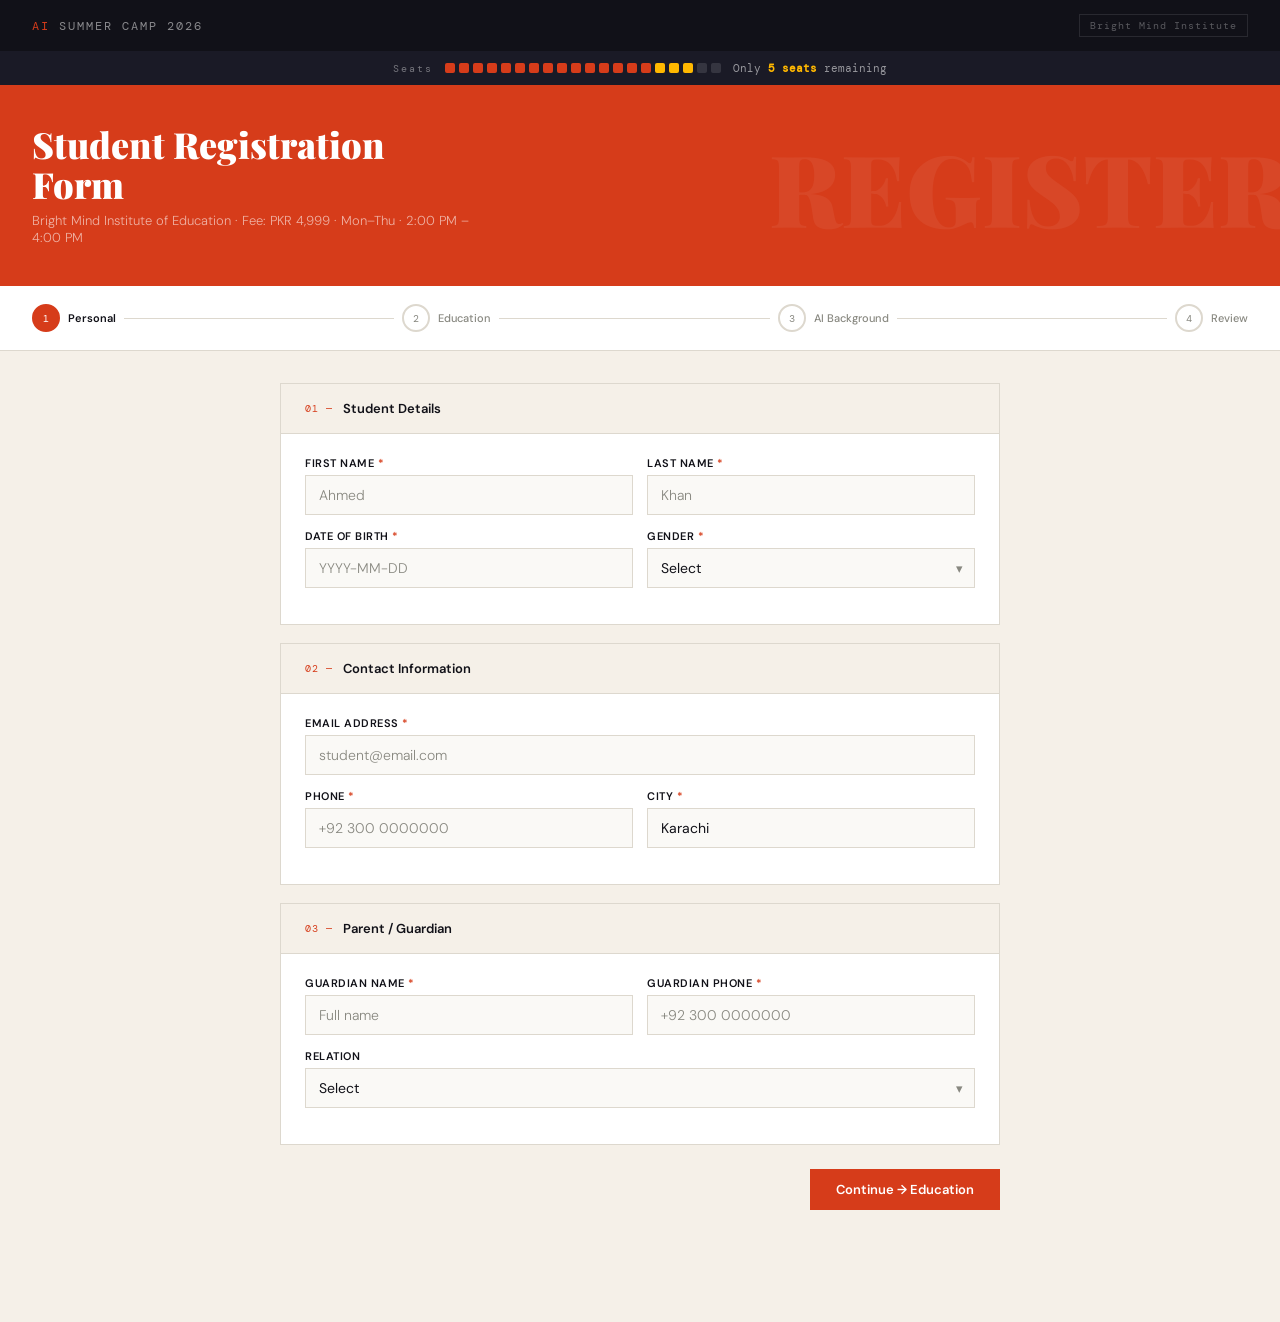
<file: apps_script_form.html>
<!DOCTYPE html>
<html lang="en">
<head>
<meta charset="UTF-8">
<meta name="viewport" content="width=device-width, initial-scale=1.0">
<title>AI Summer Camp 2026 — Registration</title>
<link href="https://fonts.googleapis.com/css2?family=Playfair+Display:wght@700;900&family=DM+Sans:opsz,wght@9..40,300;9..40,400;9..40,500;9..40,600&family=DM+Mono:wght@400;500&display=swap" rel="stylesheet">
<style>
:root {
  --bg: #f5f0e8;
  --ink: #111118;
  --red: #d63c1a;
  --red-light: #fdf0ec;
  --mid: #888880;
  --border: #ddd8ce;
  --white: #ffffff;
  --success: #1d8a6b;
}
* {
  margin: 0;
  padding: 0;
  box-sizing: border-box;
}
body {
  font-family: 'DM Sans', sans-serif;
  background: var(--bg);
  color: var(--ink);
  min-height: 100vh;
}

/* HEADER */
.site-header {
  background: var(--ink);
  padding: 14px 32px;
  display: flex;
  align-items: center;
  justify-content: space-between;
}
.logo {
  font-family: 'DM Mono', monospace;
  font-size: 12px;
  letter-spacing: 2px;
  color: rgba(255,255,255,0.5);
  text-transform: uppercase;
}
.logo span {
  color: var(--red);
}
.header-tag {
  font-family: 'DM Mono', monospace;
  font-size: 10px;
  letter-spacing: 1px;
  color: rgba(255,255,255,0.3);
  border: 1px solid rgba(255,255,255,0.1);
  padding: 4px 10px;
}

/* SEAT BAR */
.seat-bar {
  background: #1a1a26;
  padding: 10px 32px;
  display: flex;
  align-items: center;
  justify-content: center;
  gap: 12px;
  flex-wrap: wrap;
}
.seat-bar .s-label {
  font-family: 'DM Mono', monospace;
  font-size: 10px;
  letter-spacing: 2px;
  color: rgba(255,255,255,0.4);
}
.seat-dots {
  display: flex;
  gap: 4px;
}
.sd {
  width: 10px;
  height: 10px;
  border-radius: 2px;
  background: rgba(255,255,255,0.12);
}
.sd.taken {
  background: var(--red);
}
.sd.last {
  background: #ffb800;
}
.seat-bar .s-count {
  font-family: 'DM Mono', monospace;
  font-size: 11px;
  color: rgba(255,255,255,0.55);
}
.seat-bar .s-count b {
  color: #ffb800;
}

/* HERO */
.hero {
  background: var(--red);
  padding: 40px 32px;
  position: relative;
  overflow: hidden;
}
.hero::after {
  content: 'REGISTER';
  position: absolute;
  right: -10px;
  top: 50%;
  transform: translateY(-50%);
  font-family: 'Playfair Display', serif;
  font-size: 100px;
  font-weight: 900;
  color: rgba(255,255,255,0.06);
  pointer-events: none;
  white-space: nowrap;
}
.hero h1 {
  font-family: 'Playfair Display', serif;
  font-size: 36px;
  font-weight: 900;
  color: #fff;
  line-height: 1.1;
  margin-bottom: 8px;
  position: relative;
}
.hero p {
  font-size: 13px;
  color: rgba(255,255,255,0.6);
  font-weight: 300;
  position: relative;
  max-width: 440px;
}

/* PROGRESS */
.progress-wrap {
  background: var(--white);
  border-bottom: 1px solid var(--border);
  padding: 18px 32px;
  display: flex;
  gap: 8px;
  align-items: center;
}
.prog-step {
  display: flex;
  align-items: center;
  gap: 8px;
}
.prog-sep {
  flex: 1;
  height: 1px;
  background: var(--border);
  min-width: 20px;
}
.step-circle {
  width: 28px;
  height: 28px;
  border-radius: 50%;
  border: 2px solid var(--border);
  background: var(--white);
  display: flex;
  align-items: center;
  justify-content: center;
  font-family: 'DM Mono', monospace;
  font-size: 10px;
  color: var(--mid);
  flex-shrink: 0;
  transition: all 0.3s;
}
.prog-step.active .step-circle {
  background: var(--red);
  border-color: var(--red);
  color: #fff;
}
.prog-step.done .step-circle {
  background: var(--success);
  border-color: var(--success);
  color: #fff;
}
.step-lbl {
  font-size: 11px;
  font-weight: 500;
  color: var(--mid);
  white-space: nowrap;
}
.prog-step.active .step-lbl {
  color: var(--ink);
  font-weight: 600;
}
.prog-step.done .step-lbl {
  color: var(--success);
}
@media (max-width:540px) {
  .step-lbl { display: none; }
}

/* MAIN */
.main {
  max-width: 760px;
  margin: 32px auto;
  padding: 0 20px 80px;
}
.step-panel {
  display: none;
}
.step-panel.active {
  display: block;
}

/* FORM SECTIONS */
.fsec {
  background: var(--white);
  border: 1px solid var(--border);
  margin-bottom: 18px;
}
.fsec-head {
  padding: 16px 24px;
  border-bottom: 1px solid var(--border);
  background: var(--bg);
  display: flex;
  align-items: center;
  gap: 10px;
}
.fsec-num {
  font-family: 'DM Mono', monospace;
  font-size: 10px;
  color: var(--red);
  letter-spacing: 1px;
}
.fsec-title {
  font-size: 13px;
  font-weight: 600;
  color: var(--ink);
}
.fsec-body {
  padding: 22px 24px;
}

/* FIELDS */
.frow {
  display: grid;
  gap: 14px;
  margin-bottom: 14px;
}
.frow.two {
  grid-template-columns: 1fr 1fr;
}
.frow.one {
  grid-template-columns: 1fr;
}
@media (max-width:520px) {
  .frow.two { grid-template-columns: 1fr; }
}
.fg {
  display: flex;
  flex-direction: column;
  gap: 5px;
}
label.fl {
  font-size: 11px;
  font-weight: 600;
  color: var(--ink);
  letter-spacing: 0.5px;
  text-transform: uppercase;
}
label.fl .req {
  color: var(--red);
}
input[type=text], input[type=email], input[type=tel], input[type=number], select, textarea {
  width: 100%;
  padding: 10px 13px;
  border: 1.5px solid var(--border);
  font-family: 'DM Sans', sans-serif;
  font-size: 14px;
  color: var(--ink);
  background: #faf9f6;
  outline: none;
  transition: border-color 0.2s;
  -webkit-appearance: none;
  appearance: none;
}
input:focus, select:focus, textarea:focus {
  border-color: var(--red);
  background: var(--white);
}
input::placeholder, textarea::placeholder {
  color: var(--mid);
  font-weight: 300;
}
textarea {
  resize: vertical;
  min-height: 88px;
  line-height: 1.6;
}
.sel-wrap {
  position: relative;
}
.sel-wrap::after {
  content: '▾';
  position: absolute;
  right: 12px;
  top: 50%;
  transform: translateY(-50%);
  color: var(--mid);
  font-size: 13px;
  pointer-events: none;
}
select {
  padding-right: 32px;
  cursor: pointer;
}

/* OPTION BUTTONS */
.opt-grid {
  display: grid;
  grid-template-columns: repeat(auto-fill, minmax(170px, 1fr));
  gap: 8px;
}
.opt-btn {
  display: flex;
  align-items: center;
  gap: 10px;
  padding: 10px 13px;
  border: 1.5px solid var(--border);
  background: #faf9f6;
  cursor: pointer;
  transition: all 0.2s;
  text-align: left;
  font-family: 'DM Sans', sans-serif;
  font-size: 13px;
  color: var(--ink);
}
.opt-btn:hover {
  border-color: var(--red);
  background: var(--red-light);
}
.opt-btn.selected {
  border-color: var(--red);
  background: var(--red-light);
}
.opt-dot {
  width: 14px;
  height: 14px;
  border-radius: 50%;
  border: 2px solid var(--border);
  flex-shrink: 0;
  transition: all 0.2s;
  display: flex;
  align-items: center;
  justify-content: center;
}
.opt-btn.selected .opt-dot {
  border-color: var(--red);
  background: var(--red);
}
.opt-btn.selected .opt-dot::after {
  content: '';
  display: block;
  width: 4px;
  height: 4px;
  border-radius: 50%;
  background: #fff;
}
.chk-btn .opt-dot {
  border-radius: 3px;
}
.chk-btn.selected .opt-dot::after {
  content: '✓';
  width: auto;
  height: auto;
  font-size: 8px;
  font-weight: 700;
  border-radius: 0;
  background: transparent;
  color: #fff;
}

/* INFO BOX */
.info-box {
  background: #fdf0ec;
  border-left: 3px solid var(--red);
  padding: 13px 16px;
  margin-bottom: 18px;
  font-size: 13px;
  line-height: 1.6;
}
.info-box b {
  color: var(--red);
}

/* REVIEW */
.rv-grid {
  display: grid;
  grid-template-columns: 1fr 1fr;
  gap: 10px;
}
@media (max-width:500px) {
  .rv-grid { grid-template-columns: 1fr; }
}
.rv-item {
  background: var(--bg);
  padding: 12px 14px;
}
.rv-lbl {
  font-size: 10px;
  font-weight: 600;
  text-transform: uppercase;
  letter-spacing: 1px;
  color: var(--mid);
  margin-bottom: 3px;
}
.rv-val {
  font-size: 14px;
  color: var(--ink);
}

/* BUTTONS */
.nav-row {
  display: flex;
  justify-content: space-between;
  align-items: center;
  margin-top: 24px;
}
.btn {
  padding: 12px 26px;
  font-family: 'DM Sans', sans-serif;
  font-size: 13px;
  font-weight: 600;
  border: none;
  cursor: pointer;
  transition: all 0.2s;
}
.btn-primary {
  background: var(--red);
  color: #fff;
}
.btn-primary:hover {
  background: #c03418;
}
.btn-primary:disabled {
  opacity: 0.6;
  cursor: not-allowed;
}
.btn-secondary {
  background: transparent;
  color: var(--mid);
  border: 1.5px solid var(--border);
}
.btn-secondary:hover {
  color: var(--ink);
  border-color: #999;
}
.btn-lg {
  padding: 15px 36px;
  font-size: 13px;
  letter-spacing: 1px;
  text-transform: uppercase;
}

/* ERROR BOX */
.err-box {
  background: #fff0f0;
  border: 1px solid #f5c6c6;
  padding: 12px 16px;
  color: #c0392b;
  font-size: 13px;
  margin-top: 12px;
  display: none;
  border-left: 3px solid var(--red);
}

/* LOADING */
.loading-overlay {
  display: none;
  position: fixed;
  inset: 0;
  background: rgba(255,255,255,0.9);
  z-index: 999;
  align-items: center;
  justify-content: center;
  flex-direction: column;
  gap: 16px;
}
.loading-overlay.show {
  display: flex;
}
.spinner {
  width: 40px;
  height: 40px;
  border: 3px solid var(--border);
  border-top-color: var(--red);
  border-radius: 50%;
  animation: spin 0.7s linear infinite;
}
@keyframes spin {
  to { transform: rotate(360deg); }
}
.loading-txt {
  font-size: 14px;
  color: var(--mid);
  font-weight: 500;
}

/* SUCCESS */
.success-page {
  display: none;
  text-align: center;
  padding: 60px 24px;
  background: var(--white);
  border: 1px solid var(--border);
}
.success-icon {
  width: 72px;
  height: 72px;
  background: var(--success);
  border-radius: 50%;
  display: flex;
  align-items: center;
  justify-content: center;
  margin: 0 auto 20px;
  font-size: 30px;
  color: #fff;
}
.success-page h2 {
  font-family: 'Playfair Display', serif;
  font-size: 30px;
  font-weight: 900;
  margin-bottom: 10px;
}
.success-page p {
  font-size: 14px;
  color: var(--mid);
  line-height: 1.7;
  max-width: 400px;
  margin: 0 auto 20px;
}
.ref-box {
  font-family: 'DM Mono', monospace;
  font-size: 13px;
  color: var(--white);
  background: var(--ink);
  border: 1px solid rgba(17,17,24,0.2);
  display: inline-block;
  padding: 10px 24px;
  letter-spacing: 2px;
  font-weight: bold;
}

/* CONNECTION ERROR */
.conn-err {
  background: #fff0f0;
  border: 1px solid #f5c6c6;
  border-left: 4px solid var(--red);
  padding: 16px 20px;
  margin-top: 16px;
  display: none;
}
.conn-err h4 {
  color: var(--red);
  font-size: 13px;
  margin-bottom: 6px;
}
.conn-err p {
  font-size: 12px;
  color: var(--mid);
  line-height: 1.6;
}
</style>
</head>
<body>

<!-- LOADING -->
<div class="loading-overlay" id="loading">
  <div class="spinner"></div>
  <div class="loading-txt">Saving your registration...</div>
</div>

<!-- HEADER -->
<header class="site-header">
  <div class="logo"><span>AI</span> Summer Camp 2026</div>
  <div class="header-tag">Bright Mind Institute</div>
</header>

<!-- SEAT BAR -->
<div class="seat-bar">
  <span class="s-label">Seats</span>
  <div class="seat-dots">
    <div class="sd taken"></div><div class="sd taken"></div><div class="sd taken"></div>
    <div class="sd taken"></div><div class="sd taken"></div><div class="sd taken"></div>
    <div class="sd taken"></div><div class="sd taken"></div><div class="sd taken"></div>
    <div class="sd taken"></div><div class="sd taken"></div><div class="sd taken"></div>
    <div class="sd taken"></div><div class="sd taken"></div><div class="sd taken"></div>
    <div class="sd last"></div><div class="sd last"></div><div class="sd last"></div>
    <div class="sd"></div><div class="sd"></div>
  </div>
  <span class="s-count">Only <b>5 seats</b> remaining</span>
</div>

<!-- HERO -->
<div class="hero">
  <h1>Student Registration<br>Form</h1>
  <p>Bright Mind Institute of Education · Fee: PKR 4,999 · Mon–Thu · 2:00 PM – 4:00 PM</p>
</div>

<!-- PROGRESS -->
<div class="progress-wrap">
  <div class="prog-step active" id="prog-1">
    <div class="step-circle">1</div>
    <span class="step-lbl">Personal</span>
  </div>
  <div class="prog-sep"></div>
  <div class="prog-step" id="prog-2">
    <div class="step-circle">2</div>
    <span class="step-lbl">Education</span>
  </div>
  <div class="prog-sep"></div>
  <div class="prog-step" id="prog-3">
    <div class="step-circle">3</div>
    <span class="step-lbl">AI Background</span>
  </div>
  <div class="prog-sep"></div>
  <div class="prog-step" id="prog-4">
    <div class="step-circle">4</div>
    <span class="step-lbl">Review</span>
  </div>
</div>

<!-- MAIN -->
<div class="main">

  <!-- STEP 1 -->
  <div class="step-panel active" id="step-1">
    <div class="fsec">
      <div class="fsec-head"><span class="fsec-num">01 —</span><span class="fsec-title">Student Details</span></div>
      <div class="fsec-body">
        <div class="frow two">
          <div class="fg"><label class="fl">First Name <span class="req">*</span></label><input type="text" id="fname" placeholder="Ahmed"></div>
          <div class="fg"><label class="fl">Last Name <span class="req">*</span></label><input type="text" id="lname" placeholder="Khan"></div>
        </div>
        <div class="frow two">
          <div class="fg"><label class="fl">Date of Birth <span class="req">*</span></label><input type="text" id="dob" placeholder="YYYY-MM-DD"></div>
          <div class="fg"><label class="fl">Gender <span class="req">*</span></label>
            <div class="sel-wrap"><select id="gender"><option value="">Select</option><option>Male</option><option>Female</option><option>Prefer not to say</option></select></div>
          </div>
        </div>
      </div>
    </div>

    <div class="fsec">
      <div class="fsec-head"><span class="fsec-num">02 —</span><span class="fsec-title">Contact Information</span></div>
      <div class="fsec-body">
        <div class="frow one">
          <div class="fg"><label class="fl">Email Address <span class="req">*</span></label><input type="email" id="email" placeholder="student@email.com"></div>
        </div>
        <div class="frow two">
          <div class="fg"><label class="fl">Phone <span class="req">*</span></label><input type="tel" id="phone" placeholder="+92 300 0000000"></div>
          <div class="fg"><label class="fl">City <span class="req">*</span></label><input type="text" id="city" value="Karachi" placeholder="Karachi"></div>
        </div>
      </div>
    </div>

    <div class="fsec">
      <div class="fsec-head"><span class="fsec-num">03 —</span><span class="fsec-title">Parent / Guardian</span></div>
      <div class="fsec-body">
        <div class="frow two">
          <div class="fg"><label class="fl">Guardian Name <span class="req">*</span></label><input type="text" id="gname" placeholder="Full name"></div>
          <div class="fg"><label class="fl">Guardian Phone <span class="req">*</span></label><input type="tel" id="gphone" placeholder="+92 300 0000000"></div>
        </div>
        <div class="frow one">
          <div class="fg"><label class="fl">Relation</label>
            <div class="sel-wrap"><select id="relation"><option value="">Select</option><option>Father</option><option>Mother</option><option>Guardian</option><option>Other</option></select></div>
          </div>
        </div>
      </div>
    </div>
    <div class="err-box" id="err-1">Please fill all required fields before continuing.</div>
    <div class="nav-row">
      <div></div>
      <button type="button" class="btn btn-primary" onclick="nextStep(1)">Continue → Education</button>
    </div>
  </div>

  <!-- STEP 2 -->
  <div class="step-panel" id="step-2">
    <div class="fsec">
      <div class="fsec-head"><span class="fsec-num">04 —</span><span class="fsec-title">Education Details</span></div>
      <div class="fsec-body">
        <div class="frow two">
          <div class="fg"><label class="fl">School / Institution <span class="req">*</span></label><input type="text" id="school" placeholder="School name"></div>
          <div class="fg"><label class="fl">Current Grade <span class="req">*</span></label>
            <div class="sel-wrap"><select id="grade">
              <option value="">Select grade</option>
              <option>Grade 8</option><option>Grade 9</option>
              <option>Grade 10 (O-Levels)</option>
              <option>Grade 11 (A-Levels / FSC 1)</option>
              <option>Grade 12 (A-Levels / FSC 2)</option>
              <option>University — Year 1</option>
              <option>University — Year 2</option>
              <option>University — Year 3+</option>
            </select></div>
          </div>
        </div>
        <div class="frow two">
          <div class="fg"><label class="fl">Academic Stream</label>
            <div class="sel-wrap"><select id="stream"><option value="">Select</option><option>Science</option><option>Commerce</option><option>Arts / Humanities</option><option>Computer Science</option><option>Engineering</option><option>Other</option></select></div>
          </div>
          <div class="fg"><label class="fl">Graduation Year</label><input type="number" id="gradyear" placeholder="e.g. 2026" min="2025" max="2032"></div>
        </div>
      </div>
    </div>

    <div class="fsec">
      <div class="fsec-head"><span class="fsec-num">05 —</span><span class="fsec-title">How did you hear about us?</span></div>
      <div class="fsec-body">
        <div class="opt-grid">
          <button type="button" class="opt-btn chk-btn" onclick="toggleOpt(this,'source')"><div class="opt-dot"></div>Social Media</button>
          <button type="button" class="opt-btn chk-btn" onclick="toggleOpt(this,'source')"><div class="opt-dot"></div>Friend / Family</button>
          <button type="button" class="opt-btn chk-btn" onclick="toggleOpt(this,'source')"><div class="opt-dot"></div>School Teacher</button>
          <button type="button" class="opt-btn chk-btn" onclick="toggleOpt(this,'source')"><div class="opt-dot"></div>Flyer / Poster</button>
          <button type="button" class="opt-btn chk-btn" onclick="toggleOpt(this,'source')"><div class="opt-dot"></div>WhatsApp</button>
          <button type="button" class="opt-btn chk-btn" onclick="toggleOpt(this,'source')"><div class="opt-dot"></div>Other</button>
        </div>
      </div>
    </div>
    <div class="err-box" id="err-2">Please enter School name and Grade before continuing.</div>
    <div class="nav-row">
      <button type="button" class="btn btn-secondary" onclick="goToStep(1)">← Back</button>
      <button type="button" class="btn btn-primary" onclick="nextStep(2)">Continue → AI Background</button>
    </div>
  </div>

  <!-- STEP 3 -->
  <div class="step-panel" id="step-3">
    <div class="fsec">
      <div class="fsec-head"><span class="fsec-num">06 —</span><span class="fsec-title">Your AI Experience</span></div>
      <div class="fsec-body">
        <div class="opt-grid" id="ailevel-grid">
          <button type="button" class="opt-btn" onclick="selectOpt(this,'ailevel-grid','ailevel')"><div class="opt-dot"></div>Complete Beginner</button>
          <button type="button" class="opt-btn" onclick="selectOpt(this,'ailevel-grid','ailevel')"><div class="opt-dot"></div>Used ChatGPT a bit</button>
          <button type="button" class="opt-btn" onclick="selectOpt(this,'ailevel-grid','ailevel')"><div class="opt-dot"></div>Regular AI User</button>
          <button type="button" class="opt-btn" onclick="selectOpt(this,'ailevel-grid','ailevel')"><div class="opt-dot"></div>Advanced User</button>
        </div>
      </div>
    </div>

    <div class="fsec">
      <div class="fsec-head"><span class="fsec-num">07 —</span><span class="fsec-title">Topics of Interest</span></div>
      <div class="fsec-body">
        <div class="opt-grid">
          <button type="button" class="opt-btn chk-btn" onclick="toggleOpt(this,'interest')"><div class="opt-dot"></div>How AI Thinks</button>
          <button type="button" class="opt-btn chk-btn" onclick="toggleOpt(this,'interest')"><div class="opt-dot"></div>Prompt Engineering</button>
          <button type="button" class="opt-btn chk-btn" onclick="toggleOpt(this,'interest')"><div class="opt-dot"></div>AI Automation</button>
          <button type="button" class="opt-btn chk-btn" onclick="toggleOpt(this,'interest')"><div class="opt-dot"></div>AI Ethics</button>
          <button type="button" class="opt-btn chk-btn" onclick="toggleOpt(this,'interest')"><div class="opt-dot"></div>AI Careers</button>
          <button type="button" class="opt-btn chk-btn" onclick="toggleOpt(this,'interest')"><div class="opt-dot"></div>Building Projects</button>
        </div>
      </div>
    </div>

    <div class="fsec">
      <div class="fsec-head"><span class="fsec-num">08 —</span><span class="fsec-title">Why do you want to join?</span></div>
      <div class="fsec-body">
        <div class="fg">
          <label class="fl">Motivation <span class="req">*</span></label>
          <textarea id="motivation" placeholder="Tell us in 2–3 sentences why you want to join AI Summer Camp..."></textarea>
        </div>
      </div>
    </div>
    <div class="err-box" id="err-3">Please select your AI experience level and write your motivation.</div>
    <div class="nav-row">
      <button type="button" class="btn btn-secondary" onclick="goToStep(2)">← Back</button>
      <button type="button" class="btn btn-primary" onclick="nextStep(3)">Continue → Review</button>
    </div>
  </div>

  <!-- STEP 4 — REVIEW -->
  <div class="step-panel" id="step-4">
    <div class="info-box">Please review carefully. <b>You cannot edit after submitting.</b></div>
    <div class="fsec">
      <div class="fsec-head"><span class="fsec-num">Review —</span><span class="fsec-title">Your Application Summary</span></div>
      <div class="fsec-body">
        <div class="rv-grid" id="review-grid"></div>
      </div>
    </div>
    <div class="fsec">
      <div class="fsec-head"><span class="fsec-num">09 —</span><span class="fsec-title">Declaration</span></div>
      <div class="fsec-body">
        <div style="display:flex;flex-direction:column;gap:8px;">
          <button type="button" class="opt-btn chk-btn" id="decl1" onclick="this.classList.toggle('selected')">
            <div class="opt-dot"></div>
            <span style="font-size:12px;">I confirm all information provided is accurate and complete.</span>
          </button>
          <button type="button" class="opt-btn chk-btn" id="decl2" onclick="this.classList.toggle('selected')">
            <div class="opt-dot"></div>
            <span style="font-size:12px;">I agree to abide by the AI Summer Camp 2026 code of conduct.</span>
          </button>
        </div>
      </div>
    </div>
    <div class="err-box" id="err-4">Please check both declaration boxes before submitting.</div>
    <div class="conn-err" id="conn-err">
      <h4>⚠ Connection Error</h4>
      <p>Could not connect to the server. Please check your internet connection and try again. If the problem continues, contact us on WhatsApp: <b>+92 310 2310119</b></p>
    </div>
    <div class="nav-row">
      <button type="button" class="btn btn-secondary" onclick="goToStep(3)">← Back</button>
      <button type="button" class="btn btn-primary btn-lg" id="submit-btn" onclick="submitForm()">Submit Application ✓</button>
    </div>
  </div>

  <!-- SUCCESS -->
  <div class="success-page" id="success-page">
    <div class="success-icon">✓</div>
    <h2>Registration Submitted!</h2>
    <p>Your application has been received and saved. We have automatically emailed you a confirmation message. We will contact you on WhatsApp within 24 hours.<br><br>
    <b>WhatsApp: +92 310 2310119</b><br>
    Bright Mind Institute of Education</p>
    <div class="ref-box" id="ref-num">REF # AISC-2026-0001</div>
    <p style="margin-top:14px;font-size:12px;color:var(--mid);">Confirmation sent to <b id="conf-email"></b></p>
  </div>

</div>

<script>
// ── Google Apps Script Web App Deployment URL ───────────────────────
// PASTE YOUR GOOGLE APPS SCRIPT WEB APP URL HERE:
var GAS_URL = "https://script.google.com/macros/s/AKfycbzZMdrRB0RujSNRUl1oRu6GJgjzg923bCjohbiNMum63XtYC6Sulq8b7xnc5r1eF1Ij/exec";

// ── Form data object ───────────────────────────────────────────────
var fd = {
  fname: '',
  lname: '',
  dob: '',
  gender: '',
  email: '',
  phone: '',
  city: 'Karachi',
  gname: '',
  gphone: '',
  relation: '',
  school: '',
  grade: '',
  stream: '',
  gradyear: '',
  source: '',
  ailevel: '',
  interest: '',
  motivation: ''
};

// ── Navigation ─────────────────────────────────────────────────────
function goToStep(n) {
  document.querySelectorAll('.step-panel').forEach(function(p){ p.classList.remove('active'); });
  document.getElementById('step-' + n).classList.add('active');
  for (var i = 1; i <= 4; i++) {
    var prog = document.getElementById('prog-' + i);
    prog.classList.remove('active','done');
    if (i < n) prog.classList.add('done');
    else if (i === n) prog.classList.add('active');
  }
  window.scrollTo(0, 0);
}

function nextStep(current) {
  if (current === 1) {
    fd.fname    = document.getElementById('fname').value.trim();
    fd.lname    = document.getElementById('lname').value.trim();
    fd.dob      = document.getElementById('dob').value.trim();
    fd.gender   = document.getElementById('gender').value;
    fd.email    = document.getElementById('email').value.trim();
    fd.phone    = document.getElementById('phone').value.trim();
    fd.city     = document.getElementById('city').value.trim();
    fd.gname    = document.getElementById('gname').value.trim();
    fd.gphone   = document.getElementById('gphone').value.trim();
    fd.relation = document.getElementById('relation').value;
    
    if (!fd.fname || !fd.lname || !fd.dob || !fd.gender || !fd.email || !fd.phone || !fd.city || !fd.gname || !fd.gphone) {
      document.getElementById('err-1').style.display='block'; 
      return;
    }
    document.getElementById('err-1').style.display='none';
    goToStep(2);

  } else if (current === 2) {
    fd.school   = document.getElementById('school').value.trim();
    fd.grade    = document.getElementById('grade').value;
    fd.stream   = document.getElementById('stream').value;
    fd.gradyear = document.getElementById('gradyear').value.trim();
    
    if (!fd.school || !fd.grade) {
      document.getElementById('err-2').style.display='block'; 
      return;
    }
    document.getElementById('err-2').style.display='none';
    goToStep(3);

  } else if (current === 3) {
    fd.motivation = document.getElementById('motivation').value.trim();
    
    if (!fd.ailevel || !fd.motivation) {
      document.getElementById('err-3').style.display='block'; 
      return;
    }
    document.getElementById('err-3').style.display='none';
    buildReview();
    goToStep(4);
  }
}

// ── Option Buttons ─────────────────────────────────────────────────
function selectOpt(btn, gridId, key) {
  document.getElementById(gridId).querySelectorAll('.opt-btn').forEach(function(b){ b.classList.remove('selected'); });
  btn.classList.add('selected');
  fd[key] = btn.textContent.trim();
}

function toggleOpt(btn, key) {
  btn.classList.toggle('selected');
  var vals = [];
  btn.closest('.opt-grid').querySelectorAll('.opt-btn.selected').forEach(function(b){ vals.push(b.textContent.trim()); });
  fd[key] = vals.join(', ');
}

// ── Review Builder ─────────────────────────────────────────────────
function buildReview() {
  var items = [
    {l:'Full Name',    v:(fd.fname||'—')+' '+(fd.lname||'')},
    {l:'Email',        v:fd.email||'—'},
    {l:'Phone',        v:fd.phone||'—'},
    {l:'City',         v:fd.city||'—'},
    {l:'Date of Birth',v:fd.dob||'—'},
    {l:'Gender',       v:fd.gender||'—'},
    {l:'School',       v:fd.school||'—'},
    {l:'Grade',        v:fd.grade||'—'},
    {l:'AI Level',     v:fd.ailevel||'—'},
    {l:'Interests',    v:fd.interest||'—'},
    {l:'Guardian',     v:(fd.gname||'—')+(fd.relation?' ('+fd.relation+')':'')},
    {l:'Guardian Phone',v:fd.gphone||'—'},
  ];
  document.getElementById('review-grid').innerHTML = items.map(function(i){
    return '<div class="rv-item"><div class="rv-lbl">'+i.l+'</div><div class="rv-val">'+i.v+'</div></div>';
  }).join('');
}

// ── Submit to Google Sheets ────────────────────────────────────────
function submitForm() {
  var d1 = document.getElementById('decl1').classList.contains('selected');
  var d2 = document.getElementById('decl2').classList.contains('selected');
  if (!d1||!d2) {
    document.getElementById('err-4').style.display='block'; return;
  }
  document.getElementById('err-4').style.display='none';
  document.getElementById('conn-err').style.display='none';
  document.getElementById('submit-btn').disabled = true;
  document.getElementById('loading').classList.add('show');

  // Submit collected data
  console.log("Submitting to:", GAS_URL);
  fetch(GAS_URL, {
    method: 'POST',
    mode: 'cors',
    headers: {
      'Content-Type': 'text/plain;charset=utf-8' // avoids preflight OPTIONS blocking in some browsers while delivering standard JSON
    },
    body: JSON.stringify(fd)
  })
  .then(function(r){ 
    return r.json(); 
  })
  .then(function(result){
    document.getElementById('loading').classList.remove('show');
    if (result.success) {
      // Show success screen
      document.getElementById('ref-num').textContent = 'REF # ' + result.refNum;
      document.getElementById('conf-email').textContent = fd.email;
      document.querySelectorAll('.step-panel').forEach(function(p){ p.style.display='none'; });
      document.getElementById('success-page').style.display='block';
      for(var i=1;i<=4;i++){
        document.getElementById('prog-'+i).classList.remove('active');
        document.getElementById('prog-'+i).classList.add('done');
      }
      window.scrollTo(0, 0);
    } else {
      document.getElementById('loading').classList.remove('show');
      var errBox = document.getElementById('conn-err');
      errBox.querySelector('h4').textContent = '⚠ Submission Failed';
      errBox.querySelector('p').innerHTML = 'The server returned an error: <b>' + (result.error || 'Unknown server error') + '</b>.<br>Please try again or contact us on WhatsApp: <b>+92 310 2310119</b>';
      errBox.style.display='block';
      document.getElementById('submit-btn').disabled=false;
    }
  })
  .catch(function(err){
    console.error('Fetch registration error:', err);
    document.getElementById('loading').classList.remove('show');
    var errBox = document.getElementById('conn-err');
    errBox.querySelector('h4').textContent = '⚠ Connection / Server Error';
    errBox.querySelector('p').innerHTML = 'An unexpected error occurred during submit: <b>' + (err.message || err.toString()) + '</b>.<br>Please verify your connection or contact WhatsApp: <b>+92 310 2310119</b>';
    errBox.style.display='block';
    document.getElementById('submit-btn').disabled=false;
  });
}
</script>
</body>
</html>
</file>
